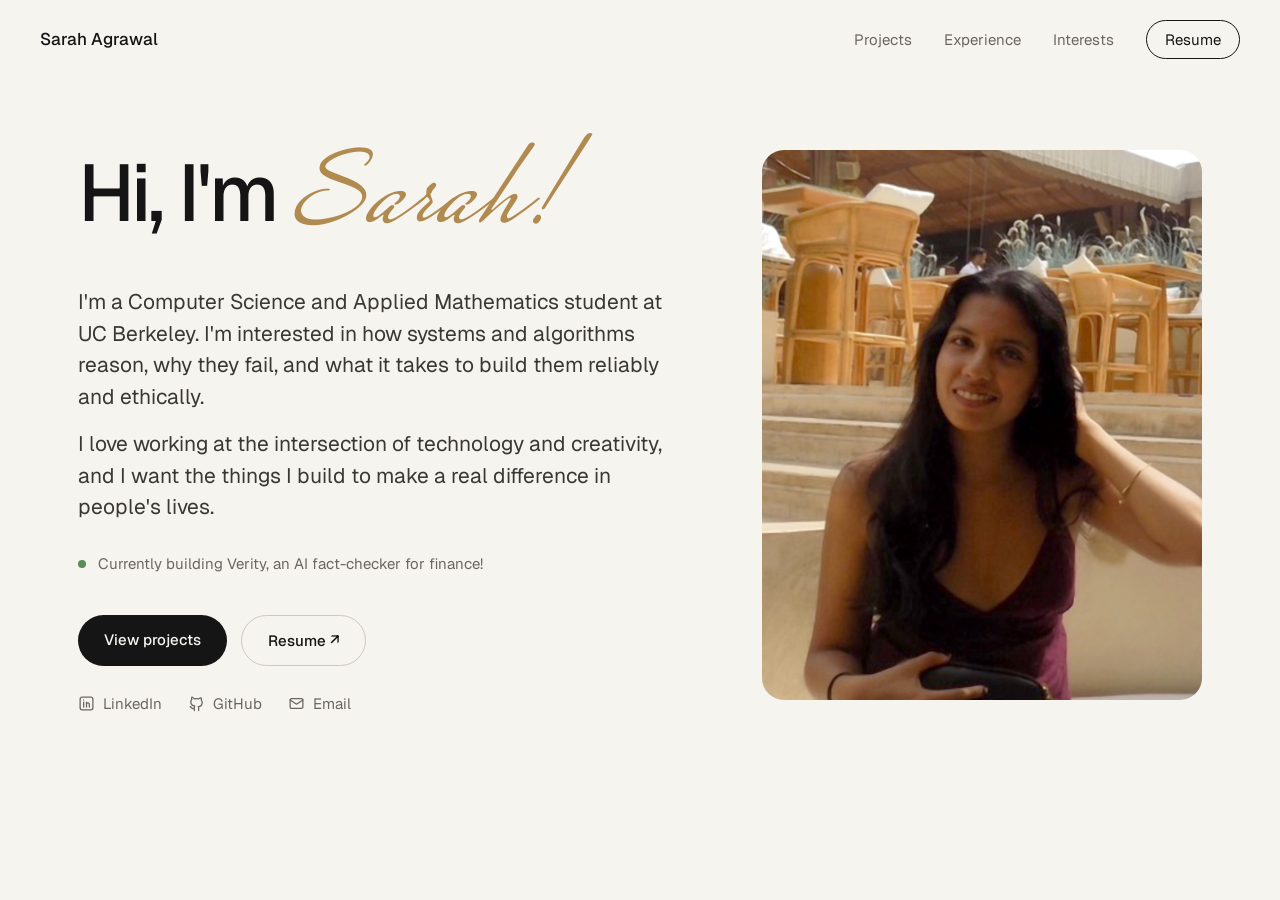
<file: index.html>
<!DOCTYPE html>
<html lang="en">
<head>
    <meta charset="UTF-8">
    <meta name="viewport" content="width=device-width, initial-scale=1.0">
    <meta name="description" content="Sarah Agrawal's Portfolio showcasing her work and projects.">
    <title>Sarah Agrawal Portfolio</title>
    <link href="https://fonts.googleapis.com/css2?family=Geist:wght@400;500&family=Geist+Mono&family=Mrs+Saint+Delafield&family=Allura&display=swap" rel="stylesheet">
    <link rel="stylesheet" href="styles.css">
</head>
<body>
    <header>
        <a href="index.html" class="logo">Sarah Agrawal</a>
        <nav>
        <ul>
            <li><a href="projects.html">Projects</a></li>
            <li><a href="experience.html">Experience</a></li>
            <li><a href="interests.html">Interests</a></li>
            <li><a href="resume.pdf" target=" _blank" class="resume-btn">Resume</a></li>
        </ul>
        </nav>
    </header>

    <section class="hero">
        <div class = "hero-text">
            <h1>Hi, I'm <span class="name"><span class="s">S</span>arah!</span></h1>
            <p>I'm a Computer Science and Applied Mathematics student at UC Berkeley. I'm interested in how systems and algorithms reason, why they fail, and what it takes to build them reliably and ethically.</p>
            <p>I love working at the intersection of technology and creativity, and I want the things I build to make a real difference in people's lives.</p>
            <p class="now"><span class="dot"></span>Currently building Verity, an AI fact-checker for finance!</p>
            
            <div class="buttons">
                <a href="projects.html" class="btn-dark">View projects</a>
                <a href="resume.pdf" target="_blank" class="btn-outline">Resume ↗</a>
            </div>

            <ul class="socials">
                <li><a href="https://www.linkedin.com/in/sarah-agrawal/" target="_blank"> 
                    <svg width="17" height="17" viewBox="0 0 24 24" fill="none" stroke="currentColor" stroke-width="1.8" stroke-linecap="round"><rect x="3" y="3" width="18" height="18" rx="3"/><path d="M8 10v7M8 7v.01M12 17v-4a2 2 0 0 1 4 0v4M12 10v7"/></svg>
                    LinkedIn</a></li>
                <li><a href="https://github.com/sarah-agrawal" target="_blank"><svg width="17" height="17" viewBox="0 0 24 24" fill="none" stroke="currentColor" stroke-width="1.8" stroke-linecap="round" stroke-linejoin="round"><path d="M9 19c-4 1.5-4-2-6-2.5M15 22v-3.5c0-1 .1-1.4-.5-2 2.8-.3 5.5-1.4 5.5-6a4.6 4.6 0 0 0-1.3-3.2 4.2 4.2 0 0 0-.1-3.2s-1.1-.3-3.5 1.3a12 12 0 0 0-6.2 0C6.5 2.8 5.4 3.1 5.4 3.1a4.2 4.2 0 0 0-.1 3.2A4.6 4.6 0 0 0 4 9.5c0 4.6 2.7 5.7 5.5 6-.6.6-.6 1.2-.5 2V22"/></svg>
                    GitHub</a></li>
                <li><a href="mailto:sarah.agrawal@berkeley.edu"><svg width="17" height="17" viewBox="0 0 24 24" fill="none" stroke="currentColor" stroke-width="1.8" stroke-linecap="round" stroke-linejoin="round"><rect x="3" y="5" width="18" height="14" rx="2"/><path d="M3 7l9 6 9-6"/></svg>
                    Email</a></li>
            </ul>
        </div>
        <img src="images/sarah.jpg" alt="Sarah Agrawal" class="hero-photo">
    </section>


</body>
</html>
</file>
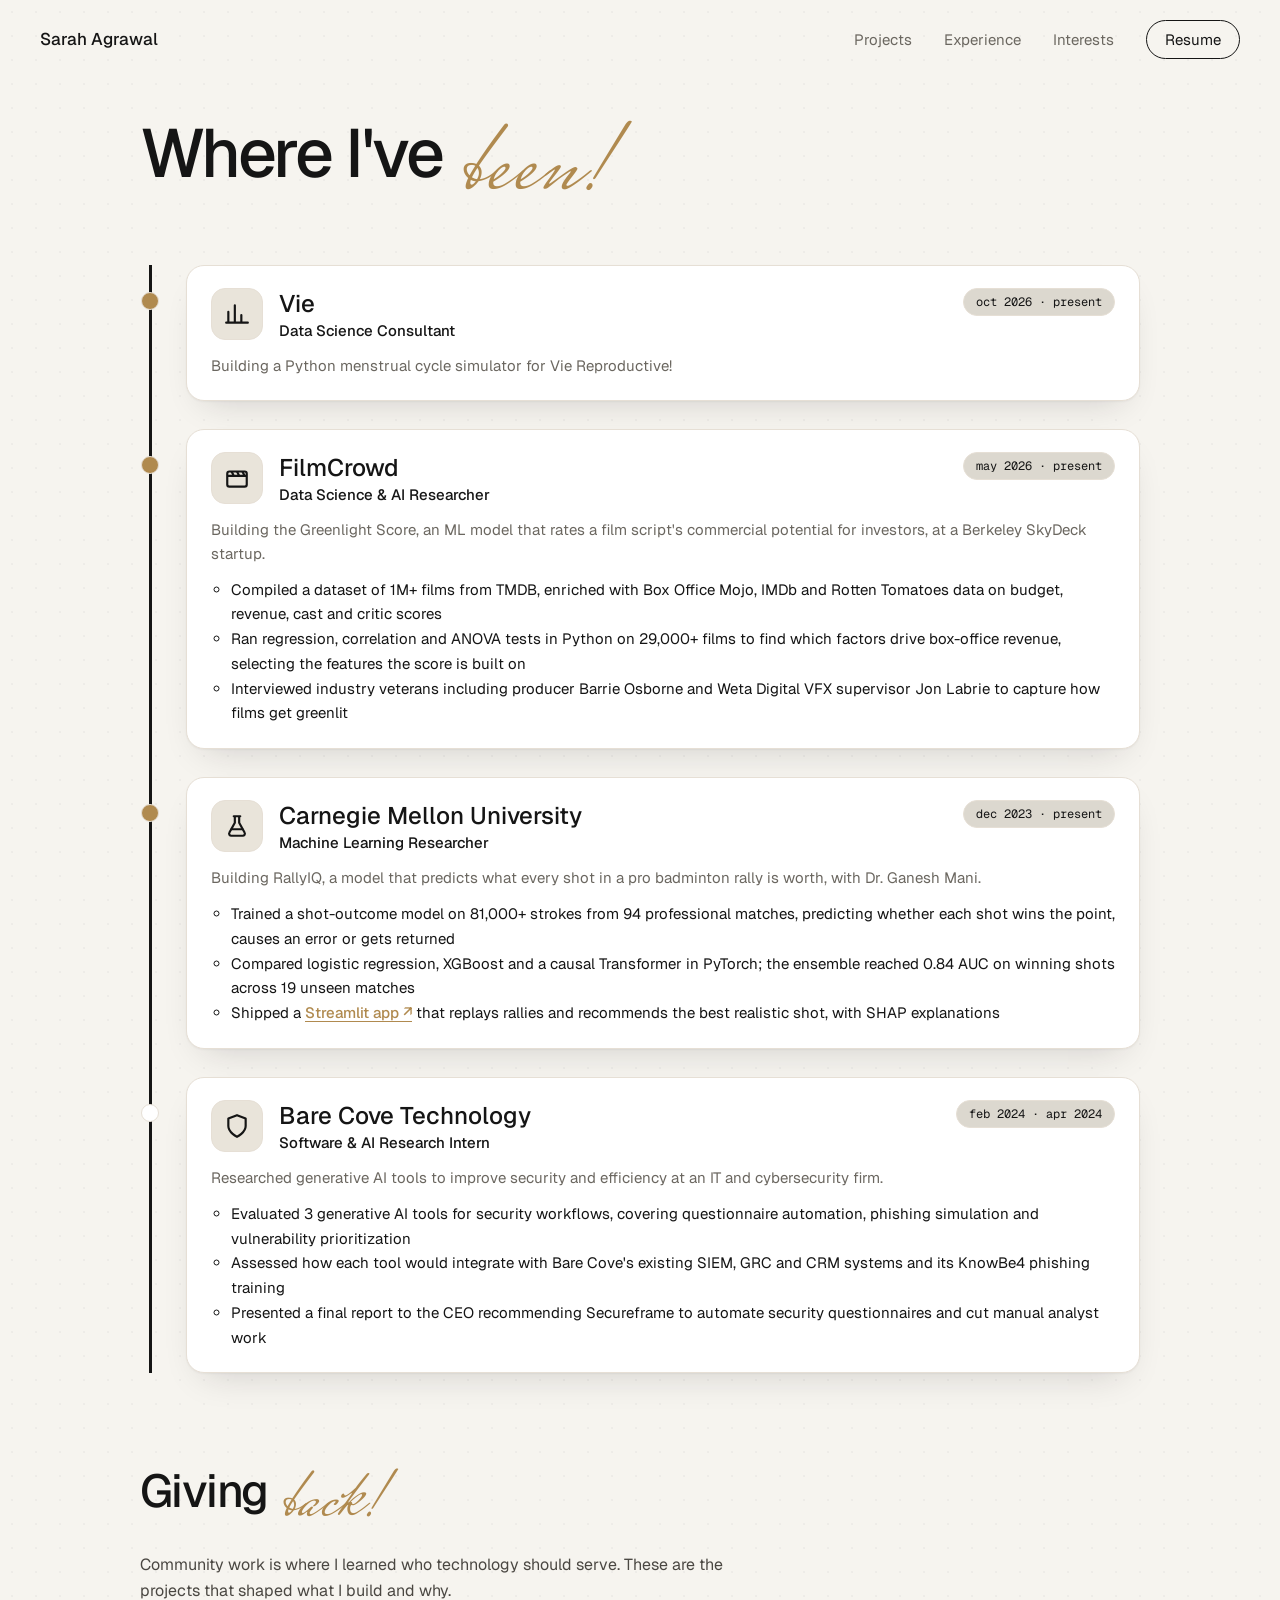
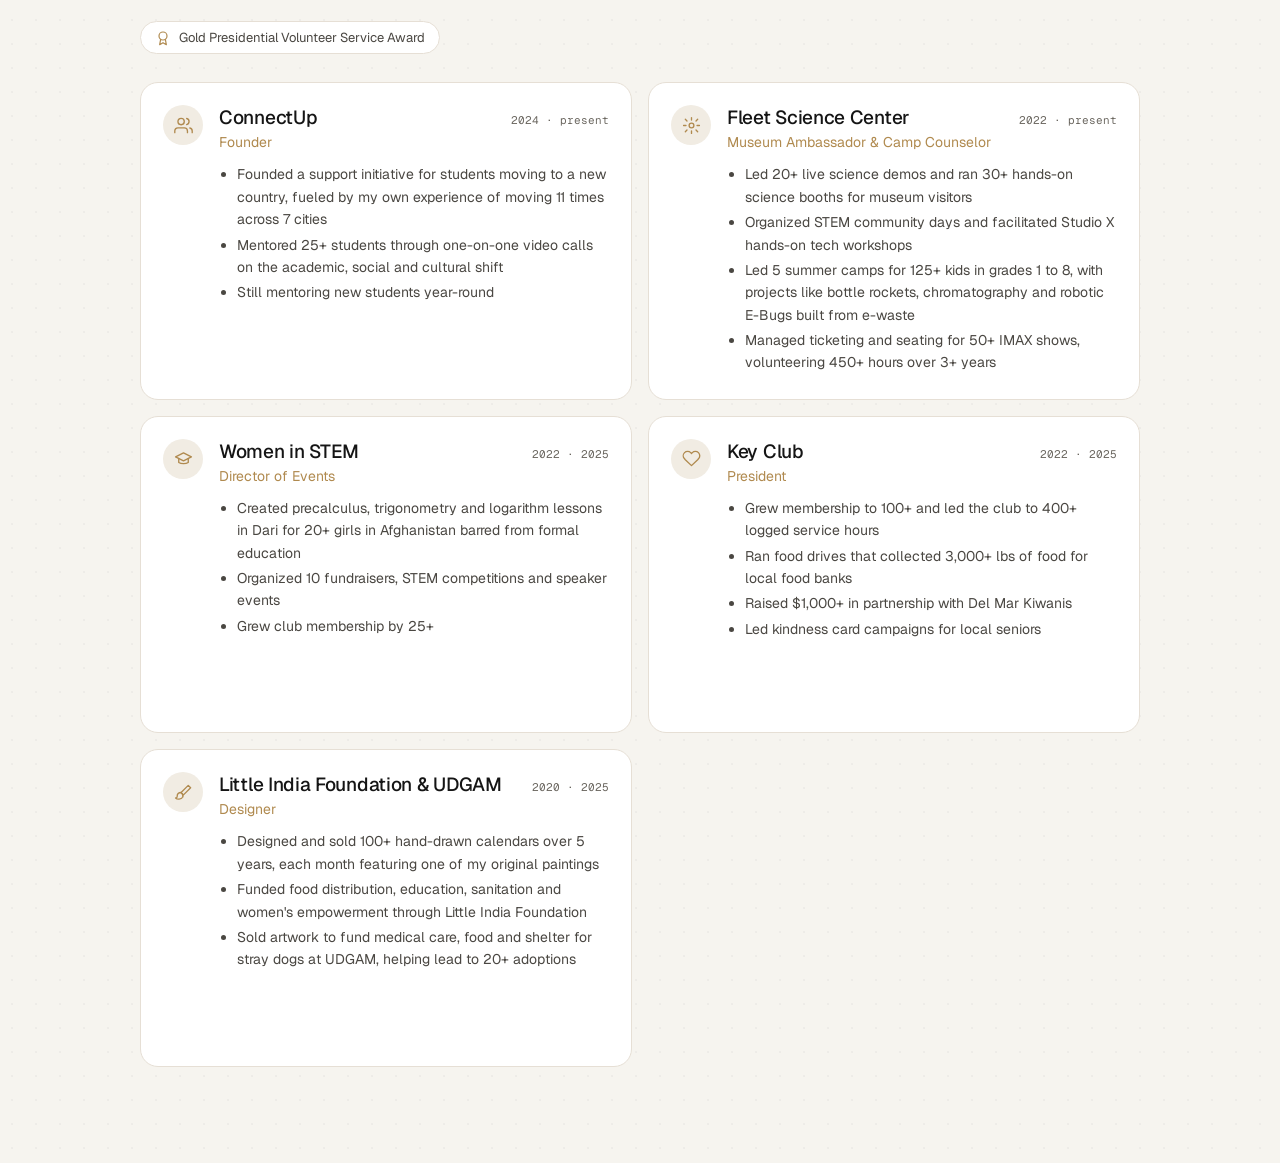
<file: experience.html>
<!DOCTYPE html>
<html lang="en">

<head>
    <meta charset="UTF-8">
    <meta name="viewport" content="width=device-width, initial-scale=1.0">
    <meta name="description" content="Sarah Agrawal's experience in research, data science and community work.">
    <title>Experience | Sarah Agrawal</title>
    <link rel="preconnect" href="https://fonts.googleapis.com">
    <link
        href="https://fonts.googleapis.com/css2?family=Geist:wght@300;400;500;600&family=Geist+Mono:wght@400;500&family=Mrs+Saint+Delafield&family=Allura&display=swap"
        rel="stylesheet">
    <link rel="stylesheet" href="styles.css">
</head>

<body class="dots">

    <header>
        <a href="index.html" class="logo">Sarah Agrawal</a>
        <nav>
            <ul>
                <li><a href="projects.html">Projects</a></li>
                <li><a href="experience.html" class="active">Experience</a></li>
                <li><a href="interests.html">Interests</a></li>
                <li><a href="resume.pdf" target="_blank" class="resume-btn">Resume</a></li>
            </ul>
        </nav>
    </header>

    <main class="exp">
        <h1 class="page-title">Where I've <span class="cursive">been!</span></h1>

        <ol class="timeline">
            <li class="job">
                <span class="marker current"></span>
                <div class="job-top">
                    <div class="job-title">
                        <div class="job-icon">
                            <svg width="32" height="32" viewBox="0 0 24 24" fill="none" stroke="#151515"
                                stroke-width="2" stroke-linecap="round">
                                <path d="M4 20V10M10 20V4M16 20v-7M22 20H2" />
                            </svg>
                        </div>
                        <div>
                            <h2>Vie</h2>
                            <p class="role">Data Science Consultant</p>
                        </div>
                    </div>
                    <span class="date">oct 2026 · present</span>
                </div>
                <p class="job-desc">Building a Python menstrual cycle simulator for Vie Reproductive!</p>
            </li>

            <li class="job">
                <span class="marker current"></span>
                <div class="job-top">
                    <div class="job-title">
                        <div class="job-icon">
                            <svg width="32" height="32" viewBox="0 0 24 24" fill="none" stroke="#151515"
                                stroke-width="2" stroke-linejoin="round">
                                <rect x="3" y="6" width="18" height="14" rx="2" />
                                <path d="M3 10h18M7 6l2 4M12 6l2 4M17 6l2 4" />
                            </svg>
                        </div>
                        <div>
                            <h2>FilmCrowd</h2>
                            <p class="role">Data Science &amp; AI Researcher</p>
                        </div>
                    </div>
                    <span class="date">may 2026 · present</span>
                </div>
                <p class="job-desc">Building the Greenlight Score, an ML model that rates a film script's commercial
                    potential for investors, at a Berkeley SkyDeck startup.</p>
                <ul class="job-points">
                    <li>Compiled a dataset of 1M+ films from TMDB, enriched with Box Office Mojo, IMDb and Rotten
                        Tomatoes data on budget, revenue, cast and critic scores</li>
                    <li>Ran regression, correlation and ANOVA tests in Python on 29,000+ films to find which factors
                        drive box-office revenue, selecting the features the score is built on</li>
                    <li>Interviewed industry veterans including producer Barrie Osborne and Weta Digital VFX supervisor
                        Jon Labrie to capture how films get greenlit</li>
                </ul>
            </li>

            <li class="job">
                <span class="marker current"></span>
                <div class="job-top">
                    <div class="job-title">
                        <div class="job-icon">
                            <svg width="32" height="32" viewBox="0 0 24 24" fill="none" stroke="#151515"
                                stroke-width="2" stroke-linecap="round" stroke-linejoin="round">
                                <path d="M9 3h6M10 3v6l-5 9a2 2 0 0 0 2 3h10a2 2 0 0 0 2-3l-5-9V3" />
                                <path d="M7 15h10" />
                            </svg>
                        </div>
                        <div>
                            <h2>Carnegie Mellon University</h2>
                            <p class="role">Machine Learning Researcher</p>
                        </div>
                    </div>
                    <span class="date">dec 2023 · present</span>
                </div>
                <p class="job-desc">Building RallyIQ, a model that predicts what every shot in a pro badminton rally is
                    worth, with Dr. Ganesh Mani.</p>
                <ul class="job-points">
                    <li>Trained a shot-outcome model on 81,000+ strokes from 94 professional matches, predicting whether
                        each shot wins the point, causes an error or gets returned</li>
                    <li>Compared logistic regression, XGBoost and a causal Transformer in PyTorch; the ensemble reached
                        0.84 AUC on winning shots across 19 unseen matches</li>
                    <li>Shipped a <a href="https://rallyiq.streamlit.app/" target="_blank">Streamlit app ↗</a> that
                        replays rallies and recommends the best realistic shot, with SHAP explanations</li>
                </ul>
            </li>

            <li class="job">
                <span class="marker"></span>
                <div class="job-top">
                    <div class="job-title">
                        <div class="job-icon">
                            <svg width="32" height="32" viewBox="0 0 24 24" fill="none" stroke="#151515"
                                stroke-width="2" stroke-linecap="round" stroke-linejoin="round">
                                <path d="M12 22s8-4 8-10V5l-8-3-8 3v7c0 6 8 10 8 10z" />
                            </svg>
                        </div>
                        <div>
                            <h2>Bare Cove Technology</h2>
                            <p class="role">Software &amp; AI Research Intern</p>
                        </div>
                    </div>
                    <span class="date">feb 2024 · apr 2024</span>
                </div>
                <p class="job-desc">Researched generative AI tools to improve security and efficiency at an IT and
                    cybersecurity firm.</p>
                <ul class="job-points">
                    <li>Evaluated 3 generative AI tools for security workflows, covering questionnaire automation,
                        phishing simulation and vulnerability prioritization</li>
                    <li>Assessed how each tool would integrate with Bare Cove's existing SIEM, GRC and CRM systems and
                        its KnowBe4 phishing training</li>
                    <li>Presented a final report to the CEO recommending Secureframe to automate security questionnaires
                        and cut manual analyst work</li>
                </ul>
            </li>
        </ol>
    </main>

    <section class="giving">
        <h2>Giving <span class="cursive">back!</span></h2>
        <p class="giving-intro">Community work is where I learned who technology should serve. These are the projects
            that shaped what I build and why.</p>
        <p class="badge">
            <svg width="16" height="16" viewBox="0 0 24 24" fill="none" stroke="#B08A4F" stroke-width="1.8"
                stroke-linecap="round" stroke-linejoin="round">
                <circle cx="12" cy="9" r="6" />
                <path d="M8.5 14L7 22l5-3 5 3-1.5-8" />
            </svg>
            Gold Presidential Volunteer Service Award
        </p>

        <div class="lead-grid">
            <article class="lead">
                <div class="lead-icon">
                    <svg width="22" height="22" viewBox="0 0 24 24" fill="none" stroke="#B08A4F" stroke-width="1.7"
                        stroke-linecap="round" stroke-linejoin="round">
                        <path d="M17 21v-2a4 4 0 0 0-4-4H5a4 4 0 0 0-4 4v2" />
                        <circle cx="9" cy="7" r="4" />
                        <path d="M23 21v-2a4 4 0 0 0-3-3.87M16 3.13a4 4 0 0 1 0 7.75" />
                    </svg>
                </div>
                <div class="lead-body">
                    <div class="lead-top">
                        <h3>ConnectUp</h3>
                        <span class="lead-date">2024 · present</span>
                    </div>
                    <p class="lead-role">Founder</p>
                    <ul>
                        <li>Founded a support initiative for students moving to a new country, fueled by my own
                            experience of moving 11 times across 7 cities</li>
                        <li>Mentored 25+ students through one-on-one video calls on the academic, social and cultural
                            shift</li>
                        <li>Still mentoring new students year-round</li>
                    </ul>
                </div>
            </article>

            <article class="lead">
                <div class="lead-icon">
                    <svg width="22" height="22" viewBox="0 0 24 24" fill="none" stroke="#B08A4F" stroke-width="1.7"
                        stroke-linecap="round" stroke-linejoin="round">
                        <circle cx="12" cy="12" r="3" />
                        <path
                            d="M12 2v3M12 19v3M4.2 4.2l2.1 2.1M17.7 17.7l2.1 2.1M2 12h3M19 12h3M4.2 19.8l2.1-2.1M17.7 6.3l2.1-2.1" />
                    </svg>
                </div>
                <div class="lead-body">
                    <div class="lead-top">
                        <h3>Fleet Science Center</h3>
                        <span class="lead-date">2022 · present</span>
                    </div>
                    <p class="lead-role">Museum Ambassador &amp; Camp Counselor</p>
                    <ul>
                        <li>Led 20+ live science demos and ran 30+ hands-on science booths for museum visitors</li>
                        <li>Organized STEM community days and facilitated Studio X hands-on tech workshops</li>
                        <li>Led 5 summer camps for 125+ kids in grades 1 to 8, with projects like bottle rockets,
                            chromatography and robotic E-Bugs built from e-waste</li>
                        <li>Managed ticketing and seating for 50+ IMAX shows, volunteering 450+ hours over 3+ years</li>
                    </ul>
                </div>
            </article>

            <article class="lead">
                <div class="lead-icon">
                    <svg width="22" height="22" viewBox="0 0 24 24" fill="none" stroke="#B08A4F" stroke-width="1.7"
                        stroke-linecap="round" stroke-linejoin="round">
                        <path d="M22 10L12 5 2 10l10 5 10-5z" />
                        <path d="M6 12v5c3 2 9 2 12 0v-5" />
                    </svg>
                </div>
                <div class="lead-body">
                    <div class="lead-top">
                        <h3>Women in STEM</h3>
                        <span class="lead-date">2022 · 2025</span>
                    </div>
                    <p class="lead-role">Director of Events</p>
                    <ul>
                        <li>Created precalculus, trigonometry and logarithm lessons in Dari for 20+ girls in Afghanistan
                            barred from formal education</li>
                        <li>Organized 10 fundraisers, STEM competitions and speaker events</li>
                        <li>Grew club membership by 25+</li>
                    </ul>
                </div>
            </article>

            <article class="lead">
                <div class="lead-icon">
                    <svg width="22" height="22" viewBox="0 0 24 24" fill="none" stroke="#B08A4F" stroke-width="1.7"
                        stroke-linecap="round" stroke-linejoin="round">
                        <path
                            d="M20.8 4.6a5.5 5.5 0 0 0-7.8 0L12 5.7l-1-1.1a5.5 5.5 0 0 0-7.8 7.8l1 1.1L12 21l7.8-7.5 1-1.1a5.5 5.5 0 0 0 0-7.8z" />
                    </svg>
                </div>
                <div class="lead-body">
                    <div class="lead-top">
                        <h3>Key Club</h3>
                        <span class="lead-date">2022 · 2025</span>
                    </div>
                    <p class="lead-role">President</p>
                    <ul>
                        <li>Grew membership to 100+ and led the club to 400+ logged service hours</li>
                        <li>Ran food drives that collected 3,000+ lbs of food for local food banks</li>
                        <li>Raised $1,000+ in partnership with Del Mar Kiwanis</li>
                        <li>Led kindness card campaigns for local seniors</li>
                    </ul>
                </div>
            </article>

            <article class="lead">
                <div class="lead-icon">
                    <svg width="22" height="22" viewBox="0 0 24 24" fill="none" stroke="#B08A4F" stroke-width="1.7"
                        stroke-linecap="round" stroke-linejoin="round">
                        <path d="M18 3l3 3-9 9-3-3z" />
                        <path d="M9 12c-3 0-5 2-5 5 0 1-1 2-2 2 2 2 7 2 9-1 1-2 0-4-2-6z" />
                    </svg>
                </div>
                <div class="lead-body">
                    <div class="lead-top">
                        <h3>Little India Foundation &amp; UDGAM</h3>
                        <span class="lead-date">2020 · 2025</span>
                    </div>
                    <p class="lead-role">Designer</p>
                    <ul>
                        <li>Designed and sold 100+ hand-drawn calendars over 5 years, each month featuring one of my
                            original paintings</li>
                        <li>Funded food distribution, education, sanitation and women's empowerment through Little India
                            Foundation</li>
                        <li>Sold artwork to fund medical care, food and shelter for stray dogs at UDGAM, helping lead to
                            20+ adoptions</li>
                    </ul>
                </div>
            </article>
        </div>
    </section>

</body>

</html>
</file>
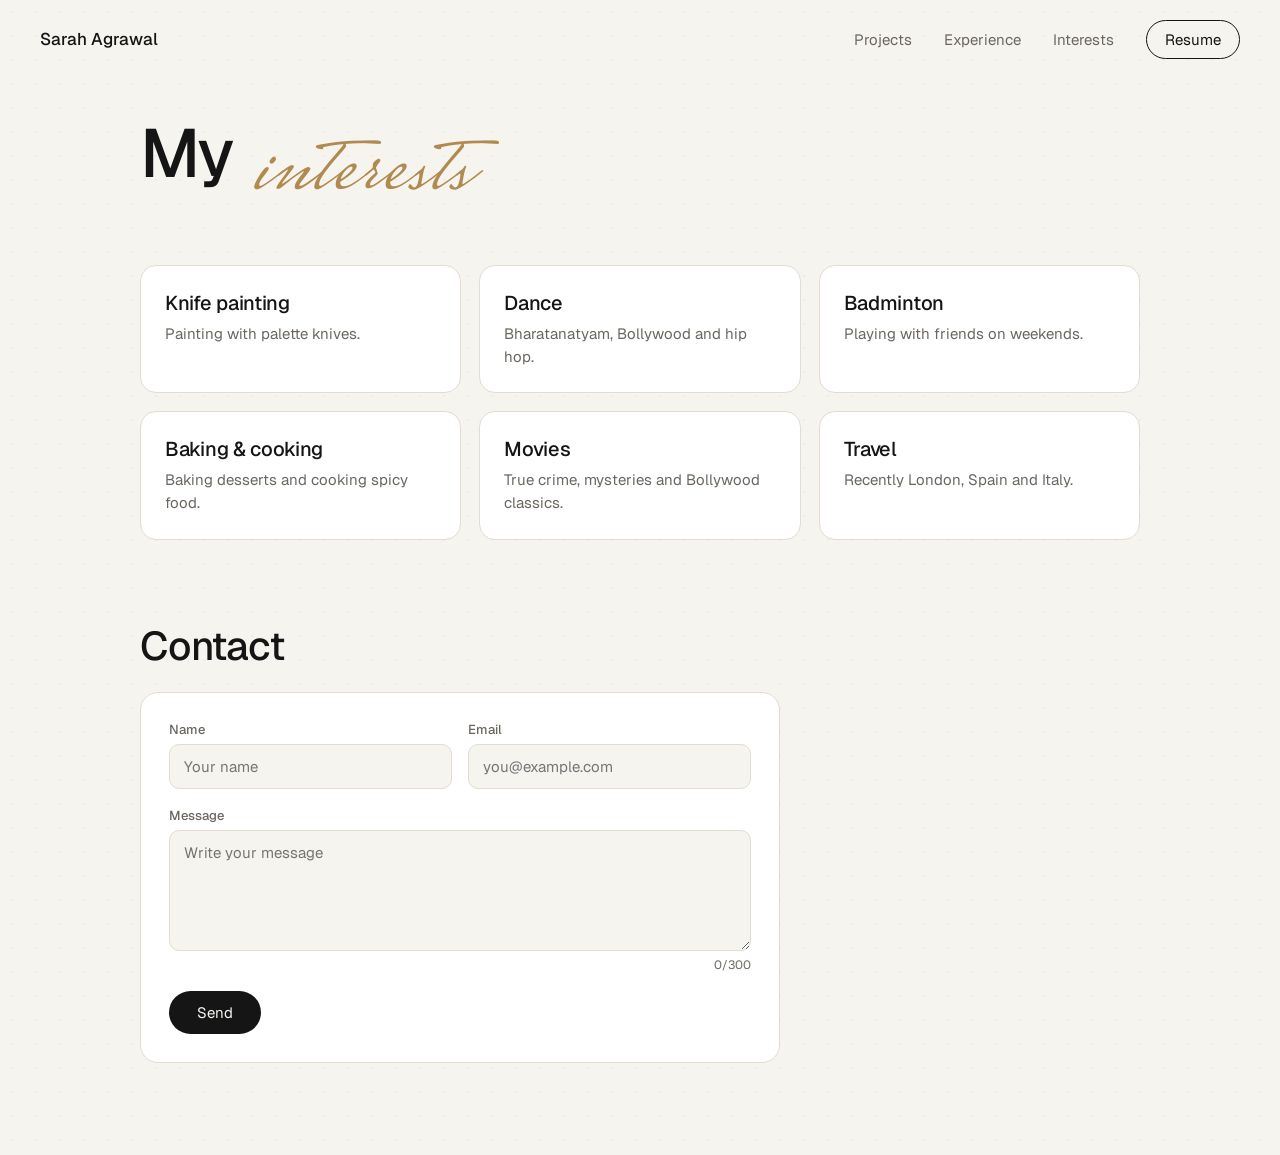
<file: interests.html>
<!DOCTYPE html>
<html lang="en">
<head>
  <meta charset="UTF-8">
  <meta name="viewport" content="width=device-width, initial-scale=1.0">
  <meta name="description" content="Sarah Agrawal's hobbies and interests.">
  <title>Interests | Sarah Agrawal</title>
  <link rel="preconnect" href="https://fonts.googleapis.com">
  <link href="https://fonts.googleapis.com/css2?family=Geist:wght@300;400;500;600&family=Geist+Mono:wght@400;500&family=Mrs+Saint+Delafield&family=Allura&display=swap" rel="stylesheet">
  <link rel="stylesheet" href="styles.css">
</head>
<body class="dots">

  <header>
    <a href="index.html" class="logo">Sarah Agrawal</a>
    <nav>
      <ul>
        <li><a href="projects.html">Projects</a></li>
        <li><a href="experience.html">Experience</a></li>
        <li><a href="interests.html" class="active">Interests</a></li>
        <li><a href="resume.pdf" target="_blank" class="resume-btn">Resume</a></li>
      </ul>
    </nav>
  </header>

  <main class="exp">
    <h1 class="page-title">My <span class="cursive">interests</span></h1>

    <div class="hobby-grid">
      <article class="hobby">
        <h2>Knife painting</h2>
        <p class="project-desc">Painting with palette knives.</p>
      </article>
      <article class="hobby">
        <h2>Dance</h2>
        <p class="project-desc">Bharatanatyam, Bollywood and hip hop.</p>
      </article>
      <article class="hobby">
        <h2>Badminton</h2>
        <p class="project-desc">Playing with friends on weekends.</p>
      </article>
      <article class="hobby">
        <h2>Baking &amp; cooking</h2>
        <p class="project-desc">Baking desserts and cooking spicy food.</p>
      </article>
      <article class="hobby">
        <h2>Movies</h2>
        <p class="project-desc">True crime, mysteries and Bollywood classics.</p>
      </article>
      <article class="hobby">
        <h2>Travel</h2>
        <p class="project-desc">Recently London, Spain and Italy.</p>
      </article>
    </div>

    <section class="contact">
      <h2>Contact</h2>

      <form id="contact-form">
        <div class="form-row">
          <div class="field">
            <label for="name">Name</label>
            <input type="text" id="name" name="name" placeholder="Your name" required>
          </div>
          <div class="field">
            <label for="email">Email</label>
            <input type="email" id="email" name="email" placeholder="you@example.com" required>
          </div>
        </div>

        <div class="field">
          <label for="message">Message</label>
          <textarea id="message" name="message" rows="5" maxlength="300" placeholder="Write your message" required></textarea>
          <p class="char-count"><span id="count">0</span>/300</p>
        </div>

        <button type="submit" class="btn-dark">Send</button>
      </form>
      <p id="form-status" class="form-status"></p>
    </section>
  </main>

  <script src="script.js"></script>
</body>
</html>
</file>
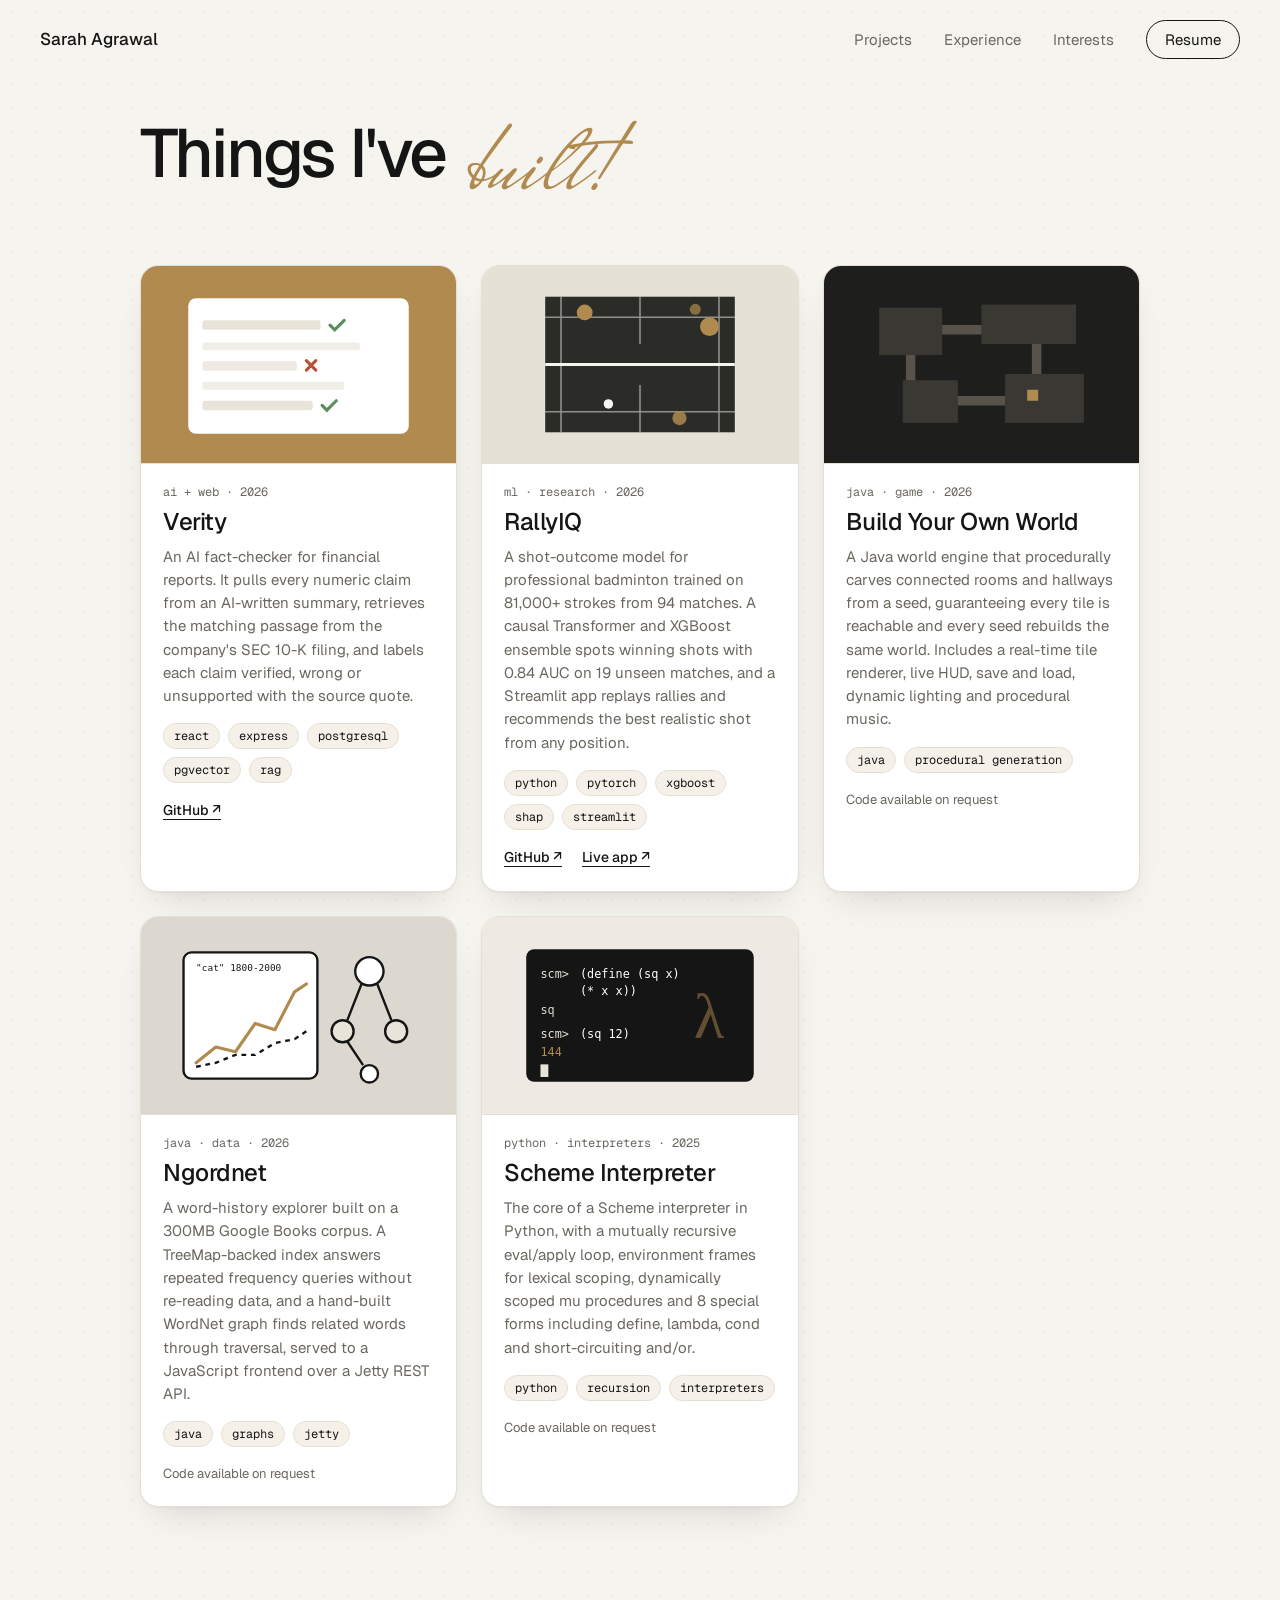
<file: projects.html>
<!DOCTYPE html>
<html lang="en">
<head>
  <meta charset="UTF-8">
  <meta name="viewport" content="width=device-width, initial-scale=1.0">
  <meta name="description" content="Projects by Sarah Agrawal in AI, machine learning and software.">
  <title>Projects | Sarah Agrawal</title>
  <link rel="preconnect" href="https://fonts.googleapis.com">
  <link href="https://fonts.googleapis.com/css2?family=Geist:wght@300;400;500;600&family=Geist+Mono:wght@400;500&family=Mrs+Saint+Delafield&family=Allura&display=swap" rel="stylesheet">
  <link rel="stylesheet" href="styles.css">
</head>
<body class="dots">

  <header>
    <a href="index.html" class="logo">Sarah Agrawal</a>
    <nav>
      <ul>
        <li><a href="projects.html" class="active">Projects</a></li>
        <li><a href="experience.html">Experience</a></li>
        <li><a href="interests.html">Interests</a></li>
        <li><a href="resume.pdf" target="_blank" class="resume-btn">Resume</a></li>
      </ul>
    </nav>
  </header>

  <main class="exp">
    <h1 class="page-title">Things I've <span class="cursive">built!</span></h1>

    <div class="project-grid">
      <article class="project">
  <img src="images/verity.svg" alt="Verity project graphic">
  <div class="project-body">
    <p class="project-meta">ai + web · 2026</p>
    <h2>Verity</h2>
    <p class="project-desc">An AI fact-checker for financial reports. It pulls every numeric claim from an AI-written summary, retrieves the matching passage from the company's SEC 10-K filing, and labels each claim verified, wrong or unsupported with the source quote.</p>
    <ul class="tags"><li>react</li><li>express</li><li>postgresql</li><li>pgvector</li><li>rag</li></ul>
    <a href="https://github.com/sarah-agrawal/verity" target="_blank" class="project-link">GitHub ↗</a>
  </div>
</article>

<article class="project">
  <img src="images/rallyiq.svg" alt="RallyIQ project graphic">
  <div class="project-body">
    <p class="project-meta">ml · research · 2026</p>
    <h2>RallyIQ</h2>
    <p class="project-desc">A shot-outcome model for professional badminton trained on 81,000+ strokes from 94 matches. A causal Transformer and XGBoost ensemble spots winning shots with 0.84 AUC on 19 unseen matches, and a Streamlit app replays rallies and recommends the best realistic shot from any position.</p>
    <ul class="tags"><li>python</li><li>pytorch</li><li>xgboost</li><li>shap</li><li>streamlit</li></ul>
    <a href="https://github.com/sarah-agrawal/rallyiq" target="_blank" class="project-link">GitHub ↗</a>
    <a href="https://rallyiq.streamlit.app/" target="_blank" class="project-link">Live app ↗</a>
</div>
</article>

<article class="project">
  <img src="images/byow.svg" alt="Build Your Own World project graphic">
  <div class="project-body">
    <p class="project-meta">java · game · 2026</p>
    <h2>Build Your Own World</h2>
    <p class="project-desc">A Java world engine that procedurally carves connected rooms and hallways from a seed, guaranteeing every tile is reachable and every seed rebuilds the same world. Includes a real-time tile renderer, live HUD, save and load, dynamic lighting and procedural music.</p>
    <ul class="tags"><li>java</li><li>procedural generation</li></ul>
    <p class="project-note">Code available on request</p>
  </div>
</article>

<article class="project">
  <img src="images/ngordnet.svg" alt="Ngordnet project graphic">
  <div class="project-body">
    <p class="project-meta">java · data · 2026</p>
    <h2>Ngordnet</h2>
    <p class="project-desc">A word-history explorer built on a 300MB Google Books corpus. A TreeMap-backed index answers repeated frequency queries without re-reading data, and a hand-built WordNet graph finds related words through traversal, served to a JavaScript frontend over a Jetty REST API.</p>
    <ul class="tags"><li>java</li><li>graphs</li><li>jetty</li></ul>
    <p class="project-note">Code available on request</p>
  </div>
</article>

<article class="project">
  <img src="images/scheme.svg" alt="Scheme interpreter graphic">
  <div class="project-body">
    <p class="project-meta">python · interpreters · 2025</p>
    <h2>Scheme Interpreter</h2>
    <p class="project-desc">The core of a Scheme interpreter in Python, with a mutually recursive eval/apply loop, environment frames for lexical scoping, dynamically scoped mu procedures and 8 special forms including define, lambda, cond and short-circuiting and/or.</p>
    <ul class="tags"><li>python</li><li>recursion</li><li>interpreters</li></ul>
    <p class="project-note">Code available on request</p>
  </div>
</article>
    </div>
  </main>

</body>
</html>
</file>
<file: styles.css>
/* ===== Colors ===== */
:root {
    --bg: #F6F4EF;
    --ink: #151515;
    --muted: #6B6760;
    --line: #E2DCD1;
    --accent: #B08A4F;
}

/* ===== Page basics ===== */
body {
    margin: 0;
    background: var(--bg);
    color: var(--ink);
    font-family: 'Geist', sans-serif;
}

a {
    color: inherit;
    text-decoration: none;
}

/* ===== Nav ===== */
header {
    max-width: 1200px;
    margin: 0 auto;
    padding: 28px 32px;
    display: flex;
    justify-content: space-between;
    align-items: center;
}

.logo {
    font-size: 17px;
    font-weight: 500;
}

nav ul {
    display: flex;
    align-items: center;
    gap: 32px;
    list-style: none;
    margin: 0;
    padding: 0;
    font-size: 15px;
    color: var(--muted);
}

nav a:hover {
    color: var(--ink);
}

.resume-btn {
    color: var(--ink);
    border: 1px solid var(--ink);
    border-radius: 999px;
    padding: 9px 18px;
}

/* ===== Hero ===== */
.hero {
    max-width: 1200px;
    margin: 0 auto;
    padding: 56px 32px 110px;
    display: flex;
    align-items: center;
    justify-content: center;
    gap: 64px;
}

.hero-text {
    flex: 0 1 620px;
    min-width: 0;
}

h1 {
    margin: 0;
    font-size: 80px;
    font-weight: 500;
    line-height: 1;
    letter-spacing: -3px;
}

.name {
    font-family: 'Mrs Saint Delafield', cursive;
    font-weight: 400;
    font-size: 136px;
    letter-spacing: 0;
    color: var(--accent);
}

.s {
    font-family: 'Allura', cursive;
    font-size: 124px;
}

.hero-text p {
    margin: 16px 0 0;
    font-size: 21px;
    line-height: 1.5;
    color: #3A3835;
    max-width: 600px;
}

.hero-text .now {
    display: flex;
    align-items: center;
    gap: 12px;
    margin-top: 30px;
    font-size: 15px;
    color: var(--muted);
}

.dot {
    flex-shrink: 0;
    width: 8px;
    height: 8px;
    border-radius: 50%;
    background: #5B8C5A;
}

.buttons {
    display: flex;
    gap: 14px;
    margin-top: 40px;
}

.btn-dark,
.btn-outline {
    border-radius: 999px;
    padding: 15px 26px;
    font-size: 15px;
    font-weight: 500;
}

.btn-dark {
    background: var(--ink);
    color: var(--bg);
}

.btn-outline {
    border: 1px solid #CFC8BC;
}

.socials {
    display: flex;
    gap: 26px;
    list-style: none;
    padding: 0;
    margin: 28px 0 0;
    font-size: 15px;
    color: var(--muted);
}

.socials a {
    display: inline-flex;
    align-items: center;
    gap: 8px;
}

.socials a:hover {
    color: var(--ink);
}

.hero-photo {
    flex: 0 0 440px;
    width: 440px;
    aspect-ratio: 4 / 5;
    object-fit: cover;
    border-radius: 22px;
}

//* ===== Experience ===== */
nav a.active {
    color: var(--ink);
    text-decoration: underline;
    text-underline-offset: 6px;
}

.cursive {
    font-family: 'Mrs Saint Delafield', cursive;
    font-weight: 400;
    letter-spacing: 0;
    color: var(--accent);
    padding: 0 10px 0 4px;
}

.dots {
    background-image: radial-gradient(rgba(21, 21, 21, .035) 1.3px, transparent 1.5px);
    background-size: 24px 24px;
}

.exp {
    max-width: 1000px;
    margin: 0 auto;
    padding: 40px 32px 32px;
}

.page-title {
    margin: 0 0 44px;
    font-size: 68px;
    font-weight: 500;
    line-height: 1.05;
    letter-spacing: -2.6px;
}

.page-title .cursive {
    font-size: 104px;
    line-height: .9;
    vertical-align: -11px;
}

/* ----- Timeline ----- */
.timeline {
    list-style: none;
    margin: 0 0 0 9px;
    padding: 0 0 0 34px;
    border-left: 3px solid var(--ink);
    display: flex;
    flex-direction: column;
    gap: 28px;
}

.job {
    position: relative;
    background: #FFF;
    border: 1px solid #E6DFD5;
    border-radius: 18px;
    padding: 22px 24px;
    box-shadow: 0 1px 2px rgba(28, 27, 31, .04), 0 16px 36px -18px rgba(28, 27, 31, .2);
}

.marker {
    position: absolute;
    left: -46px;
    top: 26px;
    width: 16px;
    height: 16px;
    border-radius: 50%;
    background: #FFF;
    border: 1px solid #E6DFD5;
}

.marker.current {
    background: var(--accent);
}

.job-top {
    display: flex;
    justify-content: space-between;
    align-items: flex-start;
    gap: 14px;
}

.job-title {
    display: flex;
    align-items: center;
    gap: 16px;
}

.job-icon {
    flex-shrink: 0;
    width: 50px;
    height: 50px;
    border-radius: 14px;
    background: #E9E4DA;
    border: 1px solid #E6DFD5;
    display: flex;
    align-items: center;
    justify-content: center;
}

.job-icon svg {
    width: 26px;
    height: 26px;
}

.job h2 {
    margin: 0;
    font-size: 24px;
    font-weight: 500;
}

.role {
    margin: 2px 0 0;
    font-size: 15px;
    font-weight: 500;
}

.date {
    background: #DCD8CF;
    border: 1px solid #E6DFD5;
    border-radius: 999px;
    padding: 5px 12px;
    font-family: 'Geist Mono', monospace;
    font-size: 12px;
    white-space: nowrap;
}

.job-desc {
    margin: 14px 0 0;
    font-size: 15px;
    line-height: 1.6;
    color: var(--muted);
}

.job-points {
    margin: 12px 0 0;
    padding-left: 20px;
    font-size: 15px;
    line-height: 1.65;
}

.job-points a {
    color: var(--accent);
    font-weight: 500;
    text-decoration: underline;
    text-underline-offset: 3px;
}

.job-points a:hover {
    color: var(--ink);
}

/* ----- Giving back ----- */
.giving {
    max-width: 1000px;
    margin: 0 auto;
    padding: 56px 32px 96px;
}

.giving h2 {
    margin: 0;
    font-size: 46px;
    font-weight: 500;
    letter-spacing: -1.6px;
}

.giving h2 .cursive {
    font-size: 72px;
    line-height: .9;
    vertical-align: -8px;
}

.giving-intro {
    margin: 14px 0 18px;
    font-size: 16px;
    line-height: 1.6;
    color: #4A4742;
    max-width: 600px;
}

.badge {
    display: inline-flex;
    align-items: center;
    gap: 8px;
    margin: 0 0 28px;
    padding: 7px 14px;
    border: 1px solid #E6DFD5;
    border-radius: 999px;
    background: #FFF;
    font-size: 13px;
    color: #4A4742;
}

.lead-grid {
    display: grid;
    grid-template-columns: repeat(2, 1fr);
    gap: 16px;
    grid-auto-rows: 1fr;
}

.lead {
    background: #FFF;
    border: 1px solid #E6DFD5;
    border-radius: 18px;
    padding: 22px;
    display: flex;
    gap: 16px;
    align-items: flex-start;
}

.lead-icon {
    flex: 0 0 40px;
    height: 40px;
    border-radius: 50%;
    background: #F1ECE3;
    display: flex;
    align-items: center;
    justify-content: center;
}

.lead-icon svg {
    width: 19px;
    height: 19px;
}

.lead-body {
    flex: 1;
    min-width: 0;
}

.lead-top {
    display: flex;
    justify-content: space-between;
    align-items: baseline;
    gap: 8px;
}

.lead h3 {
    margin: 0;
    font-size: 19px;
    font-weight: 500;
    letter-spacing: -.3px;
}

.lead-date {
    font-family: 'Geist Mono', monospace;
    font-size: 11px;
    color: var(--muted);
    white-space: nowrap;
}

.lead-role {
    margin: 3px 0 0;
    font-size: 14px;
    color: var(--accent);
}

.lead ul {
    margin: 12px 0 0;
    padding-left: 18px;
    font-size: 14px;
    line-height: 1.6;
    color: #4A4742;
}

.lead li {
    margin-bottom: 3px;
}

/* ===== Projects ===== */
.project-grid {
    display: grid;
    grid-template-columns: repeat(3, 1fr);
    gap: 24px;
    padding-bottom: 96px;
}

.project {
    background: #FFF;
    border: 1px solid #E6DFD5;
    border-radius: 18px;
    overflow: hidden;
    box-shadow: 0 1px 2px rgba(28, 27, 31, .04), 0 16px 36px -18px rgba(28, 27, 31, .2);
}

.project img {
    display: block;
    width: 100%;
    aspect-ratio: 16 / 10;
    object-fit: cover;
    border-bottom: 1px solid #E6DFD5;
}

.project-body {
    padding: 20px 22px 24px;
}

.project-meta {
    margin: 0;
    font-family: 'Geist Mono', monospace;
    font-size: 12px;
    color: var(--muted);
}

.project h2 {
    margin: 6px 0 8px;
    font-size: 24px;
    font-weight: 500;
    letter-spacing: -.5px;
}

.project-desc {
    margin: 0;
    font-size: 15px;
    line-height: 1.55;
    color: var(--muted);
}

.tags {
    display: flex;
    flex-wrap: wrap;
    gap: 8px;
    list-style: none;
    margin: 16px 0 0;
    padding: 0;
    font-family: 'Geist Mono', monospace;
    font-size: 12px;
}

.tags li {
    background: #F5F0E8;
    border: 1px solid #E6DFD5;
    border-radius: 999px;
    padding: 4px 10px;
}

.project-link {
    display: inline-block;
    margin-top: 18px;
    font-size: 14px;
    font-weight: 500;
    border-bottom: 1px solid var(--ink);
}

.project-note {
    margin: 18px 0 0;
    font-size: 13px;
    color: var(--muted);
}

.project-link + .project-link {
    margin-left: 16px;
}

/* ----- Interests ----- */
.hobby-grid {
    display: grid;
    grid-template-columns: repeat(auto-fill, minmax(260px, 1fr));
    gap: 18px;
}

.hobby {
    background: #fff;
    border: 1px solid var(--line);
    border-radius: 16px;
    padding: 24px;
    transition: transform .2s, box-shadow .2s;
}

.hobby:hover {
    transform: translateY(-3px);
    box-shadow: 0 10px 24px rgba(21, 21, 21, .06);
}

.hobby h2 {
    margin: 0 0 6px;
    font-size: 20px;
    font-weight: 500;
    letter-spacing: -.3px;
}

.hobby .project-desc {
    margin: 0;
}

/* ----- Contact form ----- */
.contact {
    margin: 80px 0 60px;
    max-width: 640px;
}

.contact h2 {
    margin: 0 0 20px;
    font-size: 40px;
    font-weight: 500;
    letter-spacing: -1.2px;
}

#contact-form {
    display: flex;
    flex-direction: column;
    gap: 18px;
    background: #fff;
    border: 1px solid var(--line);
    border-radius: 18px;
    padding: 28px;
}

.form-row {
    display: flex;
    gap: 16px;
}

.form-row .field {
    flex: 1;
}

.field {
    display: flex;
    flex-direction: column;
    gap: 6px;
}

.field label {
    font-size: 13px;
    font-weight: 500;
    color: var(--muted);
}

.field input,
.field textarea {
    font: inherit;
    font-size: 15px;
    color: var(--ink);
    padding: 12px 14px;
    border: 1px solid var(--line);
    border-radius: 10px;
    background: var(--bg);
    outline: none;
    transition: border-color .2s, background .2s;
}

.field textarea {
    resize: vertical;
}

.field input:focus,
.field textarea:focus {
    border-color: var(--accent);
    background: #fff;
}

.char-count {
    margin: 0;
    font-size: 12px;
    color: var(--muted);
    text-align: right;
}

#contact-form button {
    align-self: flex-start;
    padding: 12px 28px;
    border: none;
    border-radius: 999px;
    font: inherit;
    font-size: 15px;
    cursor: pointer;
}

.form-status {
    margin-top: 14px;
    color: #5B8C5A;
}

@media (max-width: 600px) {
    .form-row {
        flex-direction: column;
    }
}
</file>
